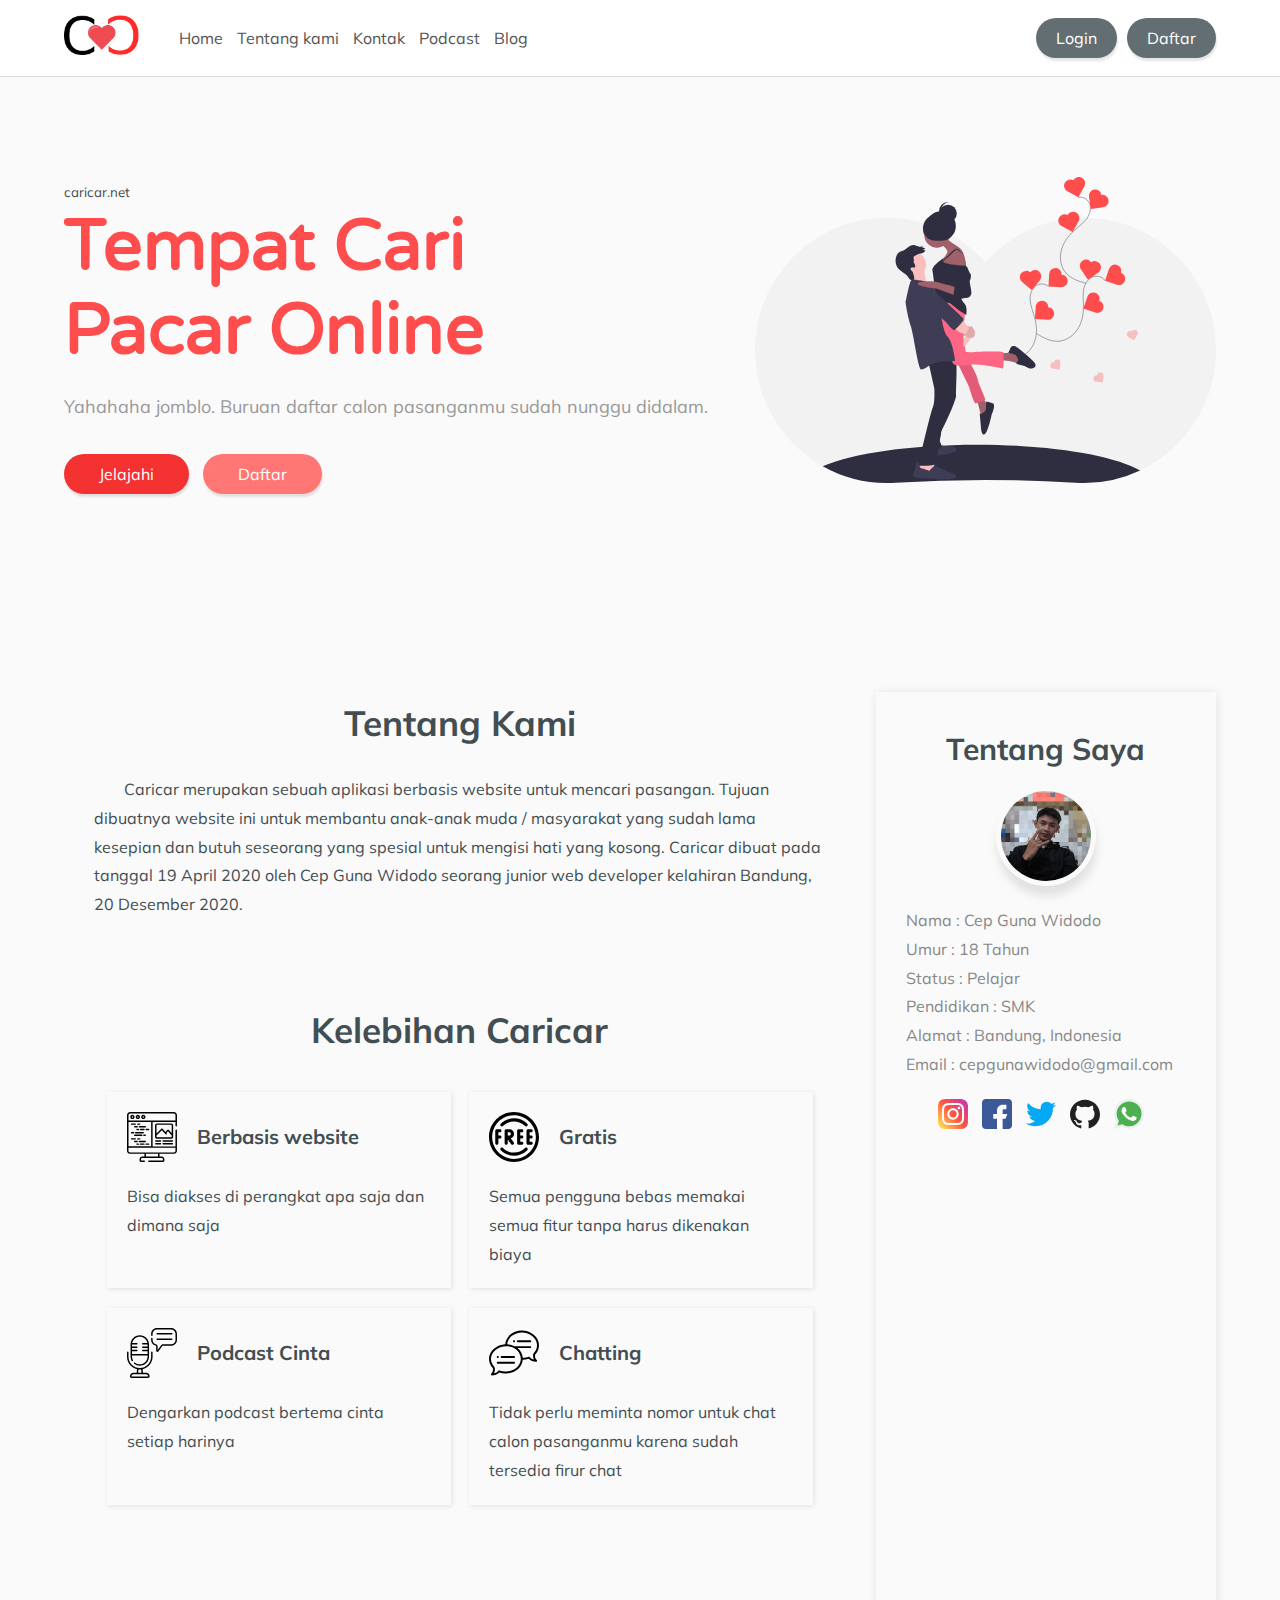
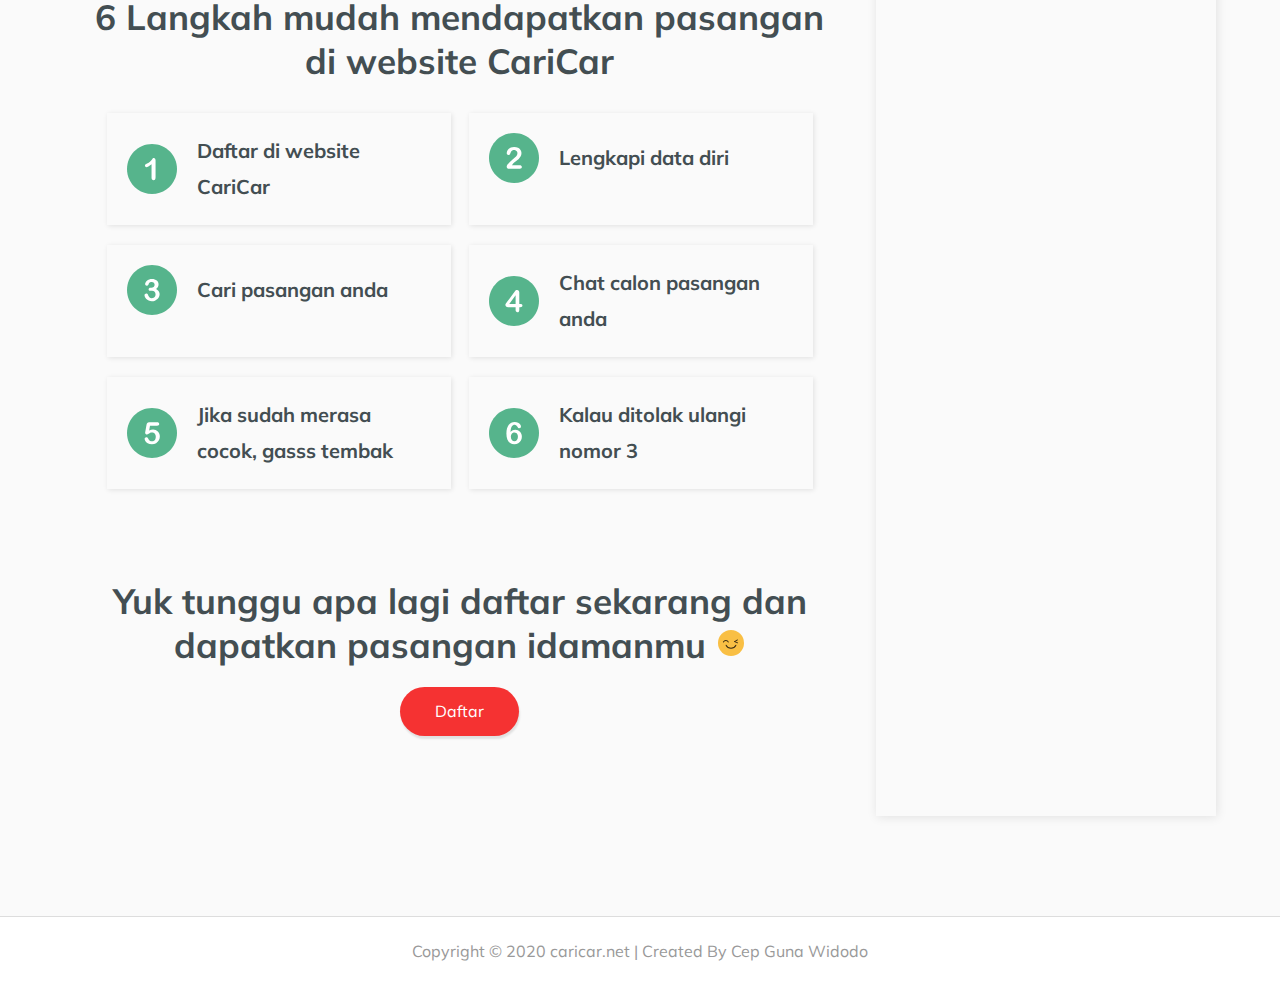
<file: index.html>
<!DOCTYPE html>
<html lang="en">

<head>
    <meta charset="UTF-8">
    <meta name="viewport" content="width=device-width, initial-scale=1.0">
    <title>Caricar - Tempat Cari Pacar</title>
    <link rel="stylesheet" href="assets/style.css">
    <link rel="shortcut icon" href="assets/images/favicon.ico" type="image/x-icon">
</head>

<body>
    <!-- Navbar -->
    <nav>
        <div class="container navbar">
            <div>
                <a href="index.html" class="logo">
                    <img src="assets/images/logo.png" width="75" alt="caricar logo">
                </a>
            </div>
            <div id="tombol-menu">
                <svg height="32" width="32" xmlns="http://www.w3.org/2000/svg">
                    <path
                        d="M4 10h24a2 2 0 000-4H4a2 2 0 000 4zm24 4H4a2 2 0 000 4h24a2 2 0 000-4zm0 8H4a2 2 0 000 4h24a2 2 0 000-4z" />
                </svg>
            </div>
            <div class="menu-kanan">
                <div class="list-menu">
                    <ul class="menu">
                        <li>
                            <a href="index.html">Home</a>
                        </li>
                        <li>
                            <a href="#about-website">Tentang kami</a>
                        </li>
                        <li>
                            <a href="404.html">Kontak</a>
                        </li>
                        <li>
                            <a href="404.html">Podcast</a>
                        </li>
                        <li>
                            <a href="404.html">Blog</a>
                        </li>
                    </ul>
                </div>
                <a href="login.html" class="btn btn-dark btn-login">Login</a>
                <a href="daftar.html" class="btn btn-dark">Daftar</a>
            </div>

        </div>
    </nav>
    <!-- Header -->
    <header>
        <div class="container header">
            <div class="kiri">
                <small class="nama-kecil">caricar.net</small>
                <h1 class="header-title">
                    Tempat
                    Cari <br>
                    Pacar Online
                </h1>

                <p class="header-desc">
                    Yahahaha jomblo. Buruan daftar calon pasanganmu sudah nunggu didalam.
                </p>
                <div>
                    <a href="#content" class="btn btn-login btn-primary pad-x">Jelajahi</a>
                    <a href="daftar.html" class="btn btn-secondary pad-x">Daftar</a>
                </div>
            </div>
            <div class="kanan">
                <img src="assets/images/header.svg" alt="">
            </div>
        </div>
    </header>
    <!-- Main -->
    <main class="container">
        <!-- Content -->
        <div id="content">
            <!-- Tentang Kami -->
            <article id="about-website">
                <h2>Tentang Kami</h2>
                <p>
                    Caricar merupakan sebuah aplikasi berbasis website untuk mencari pasangan. Tujuan dibuatnya website
                    ini untuk membantu anak-anak muda
                    / masyarakat yang sudah lama kesepian dan butuh seseorang yang spesial untuk mengisi hati yang
                    kosong. Caricar dibuat
                    pada tanggal 19 April 2020 oleh Cep Guna Widodo seorang junior web developer kelahiran Bandung, 20
                    Desember
                    2020.
                </p>
            </article>
            <!-- Keunggulan -->
            <article id="keunggulan">
                <h2>Kelebihan Caricar</h2>
                <div class="unggulan">
                    <div class="card w-card">
                        <div class="atas">
                            <img src="assets/images/data.svg" width="50" alt="">
                            <span class="unggulan-title">
                                Berbasis website
                            </span>
                        </div>
                        <p class="unggulan-desc">
                            Bisa diakses di perangkat apa saja dan dimana saja
                        </p>
                    </div>
                    <div class="card w-card">
                        <div class="atas">
                            <img src="assets/images/free.svg" width="50" alt="">
                            <span class="unggulan-title">
                                Gratis
                            </span>
                        </div>
                        <p class="unggulan-desc">
                            Semua pengguna bebas memakai semua fitur tanpa harus dikenakan biaya
                        </p>
                    </div>
                    <div class="card w-card">
                        <div class="atas">
                            <img src="assets/images/podcast.svg" width="50" alt="">
                            <span class="unggulan-title">
                                Podcast Cinta
                            </span>
                        </div>
                        <p class="unggulan-desc">
                            Dengarkan podcast bertema cinta setiap harinya
                        </p>
                    </div>
                    <div class="card w-card">
                        <div class="atas">
                            <img src="assets/images/chat.svg" width="50" alt="">
                            <span class="unggulan-title">
                                Chatting
                            </span>
                        </div>
                        <p class="unggulan-desc">
                            Tidak perlu meminta nomor untuk chat calon pasanganmu karena sudah tersedia firur chat
                        </p>
                    </div>

                </div>
            </article>
            <!-- Langkah-langkah -->
            <article id="langkah-mendapatkan-pasangan">
                <h2>6 Langkah mudah mendapatkan pasangan di website CariCar</h2>
                <div class="unggulan">
                    <div class="card w-card">
                        <div class="atas">
                            <img src="assets/images/one.svg" width="50" alt="">
                            <span class="unggulan-title">
                                Daftar di website CariCar
                            </span>
                        </div>
                    </div>
                    <div class="card w-card">
                        <div class="atas">
                            <img src="assets/images/two.svg" width="50" alt="">
                            <span class="unggulan-title">
                                Lengkapi data diri
                            </span>
                        </div>
                    </div>
                    <div class="card w-card">
                        <div class="atas">
                            <img src="assets/images/three.svg" width="50" alt="">
                            <span class="unggulan-title">
                                Cari pasangan anda
                            </span>
                        </div>
                    </div>
                    <div class="card w-card">
                        <div class="atas">
                            <img src="assets/images/four.svg" width="50" alt="">
                            <span class="unggulan-title">
                                Chat calon pasangan anda
                            </span>
                        </div>
                    </div>
                    <div class="card w-card">
                        <div class="atas">
                            <img src="assets/images/five.svg" width="50" alt="">
                            <span class="unggulan-title">
                                Jika sudah merasa cocok, gasss tembak
                            </span>
                        </div>
                    </div>
                    <div class="card w-card">
                        <div class="atas">
                            <img src="assets/images/six.svg" width="50" alt="">
                            <span class="unggulan-title">
                                Kalau ditolak ulangi nomor 3
                            </span>
                        </div>
                    </div>

                </div>
            </article>
            <!-- Hayuuuk -->
            <article id="yuk">
                <h2>
                    Yuk tunggu apa lagi daftar sekarang dan dapatkan pasangan idamanmu
                    <span>
                        <img src="assets/images/wink.svg" width="30" alt="">
                    </span>
                </h2>
                <a href="daftar.html" class="btn btn-primary pad-x">Daftar</a>
            </article>
        </div>
        <!-- Sidebar -->
        <aside>
            <h5 class="about-header">Tentang Saya</h5>
            <img src="assets/images/profile.jpeg" class="about-img" alt="">
            <p class="about-desc">
                Nama : Cep Guna Widodo <br>
                Umur : 18 Tahun <br>
                Status : Pelajar <br>
                Pendidikan : SMK <br>
                Alamat : Bandung, Indonesia <br>
                Email : cepgunawidodo@gmail.com <br>
                <div class="about-sosial-media">
                    <a href="https://www.instagram.com/cepguna20" target="_blank">
                        <img src="assets/images/ig.svg" width="30" alt="">
                    </a>
                    <a href="https://web.facebook.com/cep.gunz" target="_blank">
                        <img src="assets/images/facebook.svg" width="30" alt="">
                    </a>
                    <a href="#" onclick="alert('Aduh saya gak punya twitter')">
                        <img src="assets/images/twitter.svg" width="30" alt="">
                    </a>
                    <a href="https://github.com/joonacode" target="_blank">
                        <img src="assets/images/github.svg" width="30" alt="">
                    </a>
                    <a href="https://api.whatsapp.com/send?phone=+6282121609346&text=Hallo ini dengan Cep Guna ?"
                        target="_blank">
                        <img src="assets/images/whatsapp.svg" width="30" alt="">
                    </a>
                </div>
            </p>
        </aside>
    </main>
    <!-- Footer -->
    <footer>
        <div class="container">
            Copyright &copy; 2020 caricar.net | Created By Cep Guna Widodo
        </div>
    </footer>
    <script src="assets/script.js"></script>
</body>

</html>
</file>
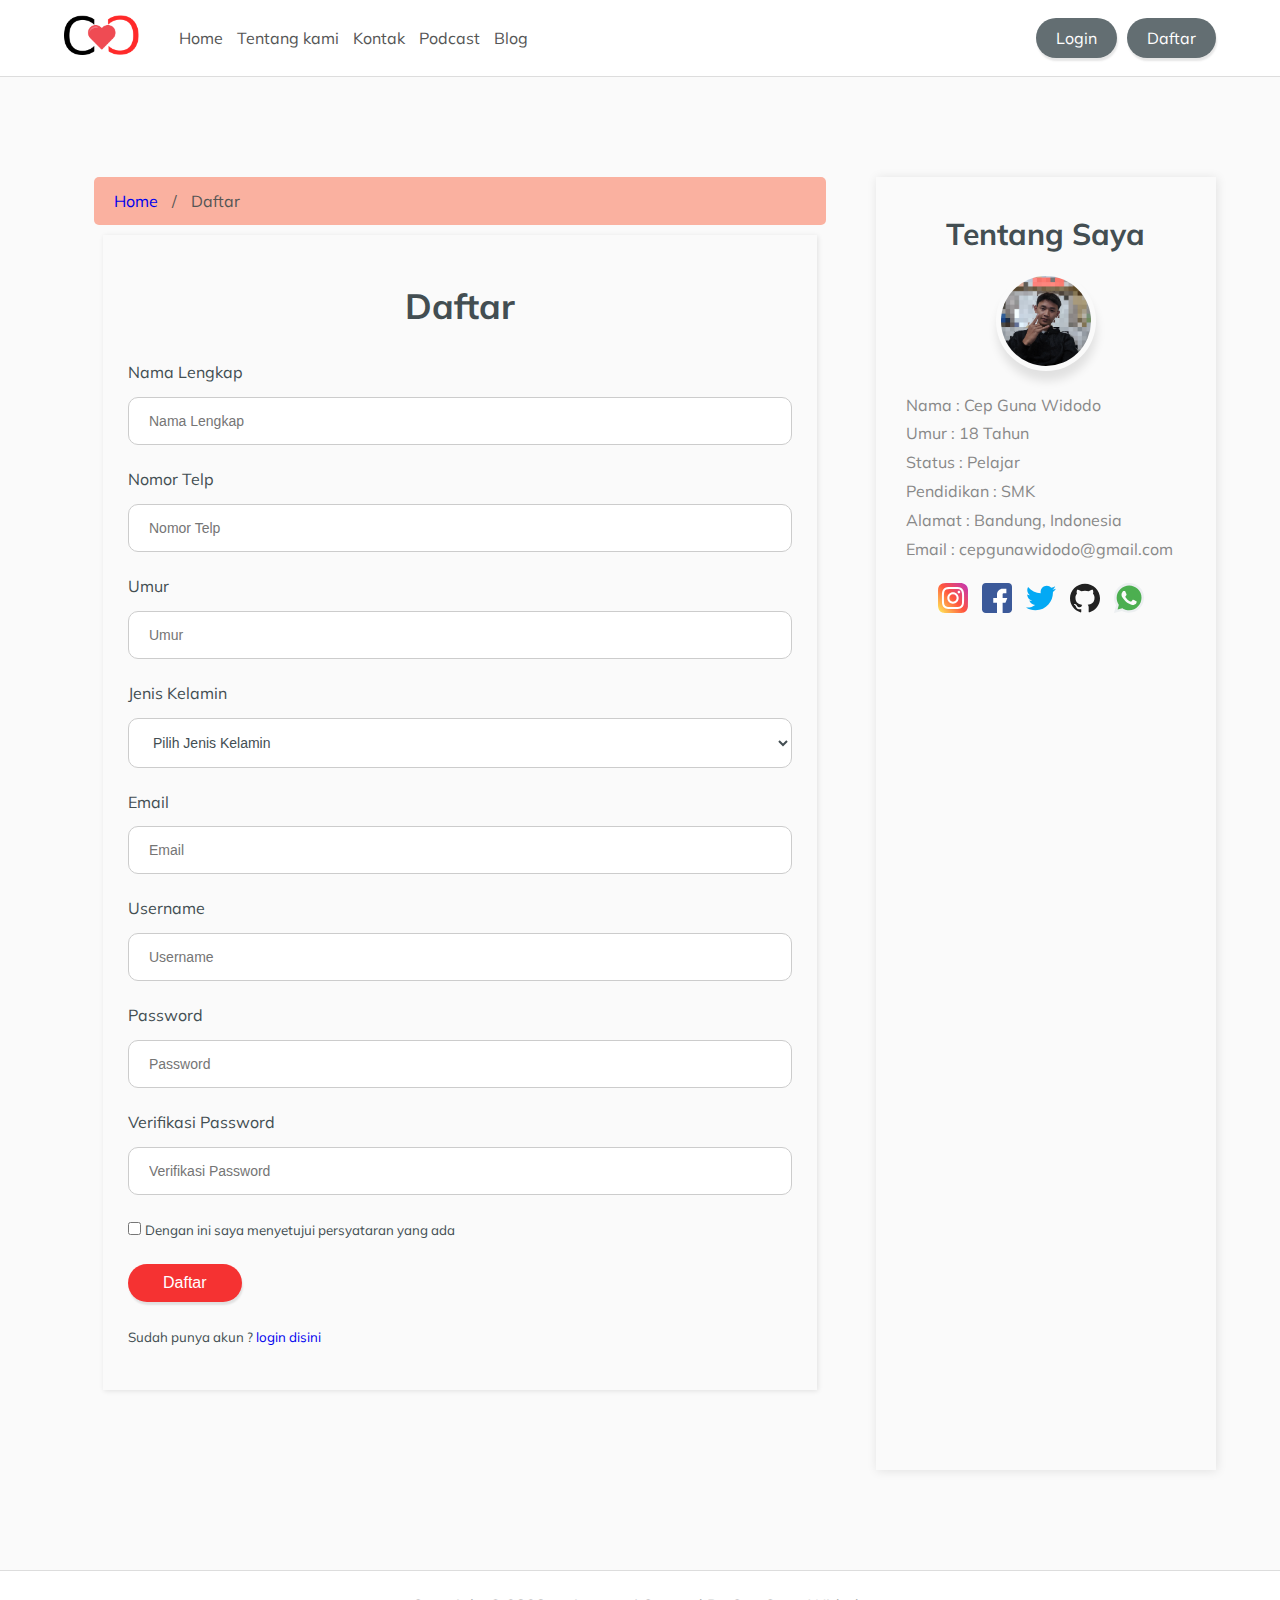
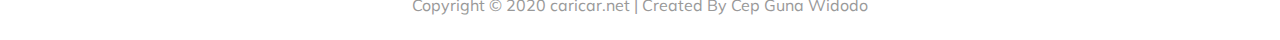
<file: daftar.html>
<!DOCTYPE html>
<html lang="en">

<head>
    <meta charset="UTF-8">
    <meta name="viewport" content="width=device-width, initial-scale=1.0">
    <title>Caricar - Daftar</title>
    <link rel="stylesheet" href="assets/style.css">
    <link rel="shortcut icon" href="assets/images/favicon.ico" type="image/x-icon">
</head>

<body>
    <!-- Navbar -->
    <nav>
        <div class="container navbar">
            <div>
                <a href="index.html" class="logo">
                    <img src="assets/images/logo.png" width="75" alt="caricar logo">
                </a>
            </div>
            <div id="tombol-menu">
                <svg height="32" width="32" xmlns="http://www.w3.org/2000/svg">
                    <path
                        d="M4 10h24a2 2 0 000-4H4a2 2 0 000 4zm24 4H4a2 2 0 000 4h24a2 2 0 000-4zm0 8H4a2 2 0 000 4h24a2 2 0 000-4z" />
                </svg>
            </div>
            <div class="menu-kanan">
                <div class="list-menu">
                    <ul class="menu">
                        <li>
                            <a href="index.html">Home</a>
                        </li>
                        <li>
                            <a href="index.html#about-website">Tentang kami</a>
                        </li>
                        <li>
                            <a href="404.html">Kontak</a>
                        </li>
                        <li>
                            <a href="404.html">Podcast</a>
                        </li>
                        <li>
                            <a href="404.html">Blog</a>
                        </li>
                    </ul>
                </div>
                <a href="login.html" class="btn btn-dark btn-login">Login</a>
                <a href="daftar.html" class="btn btn-dark">Daftar</a>
            </div>

        </div>
    </nav>
    <!-- Main -->
    <main class="container">
        <!-- Content -->
        <div id="content">
            <div class="breadcrumb">
                <span><a href="index.html">Home</a></span>
                <span>/</span>
                <span>Daftar</span>
            </div>
            <article id="login">
                <div class="login-card">
                    <h2>Daftar</h2>
                    <form action="#">
                        <div class="form">
                            <label for="">Nama Lengkap</label>
                            <input type="text" class="form-input" placeholder="Nama Lengkap">
                        </div>
                        <div class="form">
                            <label for="">Nomor Telp</label>
                            <input type="number" class="form-input" placeholder="Nomor Telp">
                        </div>
                        <div class="form">
                            <label for="">Umur</label>
                            <input type="number" class="form-input" placeholder="Umur">
                        </div>
                        <div class="form">
                            <label for="">Jenis Kelamin</label>
                            <select name="" class="form-input" id="">
                                <option value="">Pilih Jenis Kelamin</option>
                                <option value="p">Perempuan</option>
                                <option value="l">Laki-Laki</option>
                            </select>
                        </div>
                        <div class="form">
                            <label for="">Email</label>
                            <input type="email" class="form-input" placeholder="Email">
                        </div>
                        <div class="form">
                            <label for="">Username</label>
                            <input type="text" class="form-input" placeholder="Username">
                        </div>
                        <div class="form">
                            <label for="">Password</label>
                            <input type="password" class="form-input" placeholder="Password">
                        </div>
                        <div class="form">
                            <label for="">Verifikasi Password</label>
                            <input type="password" class="form-input" placeholder="Verifikasi Password">
                        </div>
                        <div class="form">
                            <input type="checkbox" name="" id=""> <small>Dengan ini saya menyetujui persyataran yang
                                ada</small>
                        </div>
                        <div class="form">
                            <button type="button" onclick="alert('Daftar belum berfungsi kak : )')" class="btn btn-primary pad-x text-sedeng">Daftar</button>
                        </div>
                    </form>
                    <small>Sudah punya akun ? <a href="login.html">login disini</a></small>
                </div>
            </article>

        </div>
        <!-- Sidebar -->
        <aside>
            <h5 class="about-header">Tentang Saya</h5>
            <img src="assets/images/profile.jpeg" class="about-img" alt="">
            <p class="about-desc">
                Nama : Cep Guna Widodo <br>
                Umur : 18 Tahun <br>
                Status : Pelajar <br>
                Pendidikan : SMK <br>
                Alamat : Bandung, Indonesia <br>
                Email : cepgunawidodo@gmail.com <br>
                <div class="about-sosial-media">
                    <a href="https://www.instagram.com/cepguna20" target="_blank">
                        <img src="assets/images/ig.svg" width="30" alt="">
                    </a>
                    <a href="https://web.facebook.com/cep.gunz" target="_blank">
                        <img src="assets/images/facebook.svg" width="30" alt="">
                    </a>
                    <a href="#" onclick="alert('Aduh saya gak punya twitter')">
                        <img src="assets/images/twitter.svg" width="30" alt="">
                    </a>
                    <a href="https://github.com/joonacode" target="_blank">
                        <img src="assets/images/github.svg" width="30" alt="">
                    </a>
                    <a href="https://api.whatsapp.com/send?phone=+6282121609346&text=Hallo ini dengan Cep Guna ?"
                        target="_blank">
                        <img src="assets/images/whatsapp.svg" width="30" alt="">
                    </a>
                </div>
            </p>
        </aside>
    </main>
    <!-- Footer -->
    <footer>
        <div class="container">
            Copyright &copy; 2020 caricar.net | Created By Cep Guna Widodo
        </div>
    </footer>
    <script src="assets/script.js"></script>
</body>

</html>
</file>
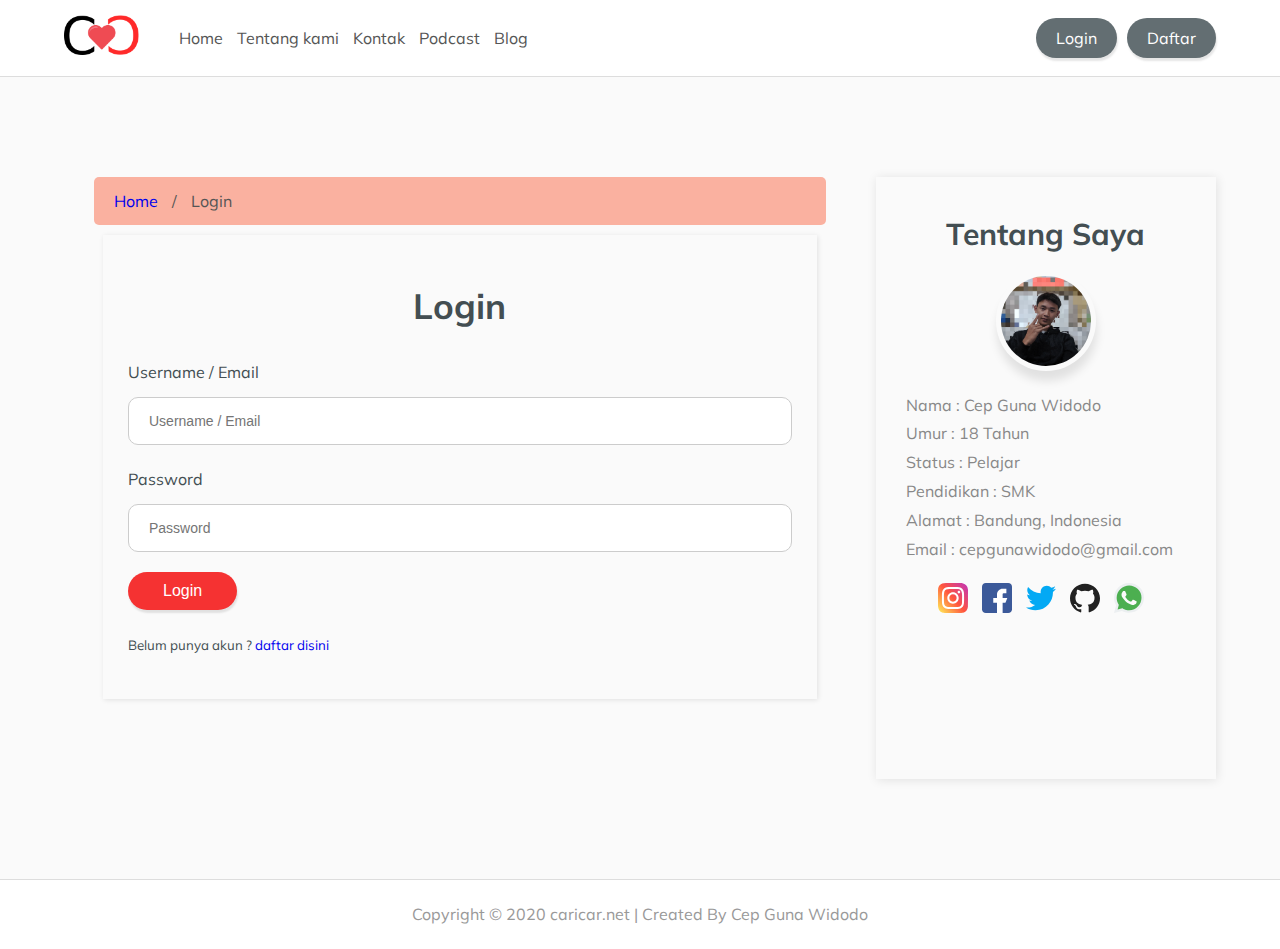
<file: login.html>
<!DOCTYPE html>
<html lang="en">

<head>
    <meta charset="UTF-8">
    <meta name="viewport" content="width=device-width, initial-scale=1.0">
    <title>Caricar - Login</title>
    <link rel="stylesheet" href="assets/style.css">
    <link rel="shortcut icon" href="assets/images/favicon.ico" type="image/x-icon">
</head>

<body>
    <!-- Navbar -->
    <nav>
        <div class="container navbar">
            <div>
                <a href="index.html" class="logo">
                    <img src="assets/images/logo.png" width="75" alt="caricar logo">
                </a>
            </div>
            <div id="tombol-menu">
                <svg height="32" width="32" xmlns="http://www.w3.org/2000/svg">
                    <path
                        d="M4 10h24a2 2 0 000-4H4a2 2 0 000 4zm24 4H4a2 2 0 000 4h24a2 2 0 000-4zm0 8H4a2 2 0 000 4h24a2 2 0 000-4z" />
                </svg>
            </div>
            <div class="menu-kanan">
                <div class="list-menu">
                    <ul class="menu">
                        <li>
                            <a href="index.html">Home</a>
                        </li>
                        <li>
                            <a href="index.html#about-website">Tentang kami</a>
                        </li>
                        <li>
                            <a href="404.html">Kontak</a>
                        </li>
                        <li>
                            <a href="404.html">Podcast</a>
                        </li>
                        <li>
                            <a href="404.html">Blog</a>
                        </li>
                    </ul>
                </div>
                <a href="login.html" class="btn btn-dark btn-login">Login</a>
                <a href="daftar.html" class="btn btn-dark">Daftar</a>
            </div>

        </div>
    </nav>
    <!-- Main -->
    <main class="container">
        <!-- Content -->
        <div id="content">
            <div class="breadcrumb">
                <span><a href="index.html">Home</a></span>
                <span>/</span>
                <span>Login</span>
            </div>
            <article id="login">
                <div class="login-card">
                    <h2>Login</h2>
                    <form action="#">
                        <div class="form">
                            <label for="">Username / Email</label>
                            <input type="text" class="form-input" placeholder="Username / Email">
                        </div>
                        <div class="form">
                            <label for="">Password</label>
                            <input type="password" class="form-input" placeholder="Password">
                        </div>
                        <div class="form">
                            <button type="button" onclick="alert('Login belum berfungsi kak : )')" class="btn btn-primary pad-x text-sedeng">Login</button>
                        </div>
                    </form>
                    <small>Belum punya akun ? <a href="daftar.html">daftar disini</a></small>
                </div>
            </article>

        </div>
        <!-- Sidebar -->
        <aside>
            <h5 class="about-header">Tentang Saya</h5>
            <img src="assets/images/profile.jpeg" class="about-img" alt="">
            <p class="about-desc">
                Nama : Cep Guna Widodo <br>
                Umur : 18 Tahun <br>
                Status : Pelajar <br>
                Pendidikan : SMK <br>
                Alamat : Bandung, Indonesia <br>
                Email : cepgunawidodo@gmail.com <br>
                <div class="about-sosial-media">
                    <a href="https://www.instagram.com/cepguna20" target="_blank">
                        <img src="assets/images/ig.svg" width="30" alt="">
                    </a>
                    <a href="https://web.facebook.com/cep.gunz" target="_blank">
                        <img src="assets/images/facebook.svg" width="30" alt="">
                    </a>
                    <a href="#" onclick="alert('Aduh saya gak punya twitter')">
                        <img src="assets/images/twitter.svg" width="30" alt="">
                    </a>
                    <a href="https://github.com/joonacode" target="_blank">
                        <img src="assets/images/github.svg" width="30" alt="">
                    </a>
                    <a href="https://api.whatsapp.com/send?phone=+6282121609346&text=Hallo ini dengan Cep Guna ?"
                        target="_blank">
                        <img src="assets/images/whatsapp.svg" width="30" alt="">
                    </a>
                </div>
            </p>
        </aside>
    </main>
    <!-- Footer -->
    <footer>
        <div class="container">
            Copyright &copy; 2020 caricar.net | Created By Cep Guna Widodo
        </div>
    </footer>
    <script src="assets/script.js"></script>
</body>

</html>
</file>
<file: assets/style.css>
@import url('https://fonts.googleapis.com/css2?family=Varela+Round&display=swap');
@import url('https://fonts.googleapis.com/css2?family=Muli:wght@300;400;500;600;700&display=swap');

* {
    margin: 0;
    padding: 0;
    box-sizing: border-box;
}

body {
    font-family: 'Muli', sans-serif;
    line-height: 1.8;
    background-color: #fafafafa;
    color: #434e52;
}

a {
    text-decoration: none;
}

nav {
    background-color: #fff;
    padding: 15px 0;
    border-bottom: 1px solid #ddd;
    position: sticky;
    top: 0;
    line-height: normal;
}

.container {
    width: 90%;
    margin: 0 auto;
}

.navbar {
    display: flex;
    align-items: center;
    color: #555;
    flex-direction: row;
    justify-content: space-between;
}

.logo {
    margin-right: 40px;
    font-size: 25px;
    color: #ff4d4d;
    font-weight: bold;
}

.menu-kanan {
    display: flex;
    justify-content: space-between;
    width: 100%;
    align-items: center;
}

.list-menu {
    flex-grow: 1;
}

#tombol-menu {
    cursor: pointer;
    display: none;
}

ul.menu {
    list-style: none;
}

ul.menu li {
    display: inline;
    margin-right: 10px;
}

ul.menu li a {
    color: #555;
}

ul.menu li a:hover {
    color: #888;
}

.block {
    display: block !important;
}

.btn {
    padding: 10px 20px;
    color: white;
    border-radius: 50px;
    box-shadow: 1px 3px 2px rgba(0, 0, 0, 0.1);
}

.pad-x {
    padding: 10px 35px;
}

.btn-primary {
    background-color: #f53232;
}

.btn-primary:hover {
    background-color: #f10c0c;
    box-shadow: none;
}

.btn-secondary {
    background-color: #ff7675;
}

.btn-secondary:hover {
    background-color: #f15a5a;
    box-shadow: none;
}

.btn-dark {
    background-color: #636e72;
}

.btn-dark:hover {
    background-color: #4d575a;
    box-shadow: none;

}

.btn-login {
    margin-right: 10px;
}

header {
    background-color: #fafafafa;
    display: flex;
    padding: 100px 0;
}

.header {
    display: flex;
    justify-content: space-between;
}

.header-title {
    font-family: 'Varela Round', serif;
    font-size: 70px;
    margin-bottom: 20px;
    line-height: normal;
    color: #ff4d4d;
}

.header-desc {
    font-size: 18px;
    color: #999;
    line-height: 1.5;
    margin-bottom: 40px;
}

.header .kiri {
    flex-basis: 60%;
}

.header .kanan {
    flex-basis: 40%;
}

#tombol-menu svg {
    color: #ff4d4d;
}

.kanan img {
    width: 100%;
}

main {
    display: flex;
    padding: 100px 0;
}

#content {
    flex-basis: 70%;
    padding: 0 30px;
    margin-right: 20px;
}

#content-404 {
    display: flex;
    justify-content: center;
    align-items: center;
    width: 100%;
}

#content-404 h1 {
    text-align: center;
    color: #ff4d4d;
    font-size: 150px;
    line-height: normal;
    text-transform: uppercase;
}

#content-404 h2 {
    text-align: center;
    color: #ff4d4d;
    font-size: 30px;
    line-height: normal;
}

.btn-404 {
    margin-top: 50px;
    display: block;
    text-align: center;
}

aside {
    padding: 30px;
    box-shadow: 1px 1px 10px rgba(0, 0, 0, 0.1);
    flex-basis: 30%;

}

.about-header {
    text-align: center;
    font-size: 30px;
    margin-bottom: 10px;
}

.about-img {
    border-radius: 100%;
    width: 100px;
    margin: 0 auto;
    display: block;
    box-shadow: 1px 10px 10px rgba(0, 0, 0, 0.1);
    padding: 5px;
    cursor: pointer;
}

.about-desc {
    font-size: 16px;
    margin-top: 20px;
    color: #888;
}

.about-img:hover {
    border: none;
    box-shadow: 1px -10px 5px rgba(0, 0, 0, 0.1);
}

#content article {
    margin-bottom: 80px;
}

#content h2 {
    text-align: center;
    font-size: 35px;
    margin-bottom: 20px;
}


#content p {
    text-indent: 30px;
    margin-bottom: 20px;
}

#langkah-mendapatkan-pasangan h2 {
    line-height: normal;
}

.unggulan {
    display: flex;
    flex-wrap: wrap;
    justify-content: center;
}

.unggulan .atas {
    display: flex;
    align-items: center;
}

.unggulan-title {
    margin-left: 20px;
    font-weight: bold;
    font-size: 20px;
}

.unggulan-desc {
    margin-top: 20px;
    text-indent: 0 !important;
    margin-bottom: 0 !important;
}

.unggulan .card {
    box-shadow: 1px 1px 5px rgba(0, 0, 0, 0.1);
    margin: 10px 9px;
    padding: 20px;
}

.login-card {
    box-shadow: 1px 1px 5px rgba(0, 0, 0, 0.1);
    margin: 10px 9px;
    padding: 40px 25px;
}

.w-card {
    flex-basis: 47%;
}

.about-sosial-media {
    margin-top: 20px;
    text-align: center;
}

.about-sosial-media a {
    margin-right: 10px;
}

.about-sosial-media a img:hover {
    opacity: 50%;
}

footer {
    background-color: #fff;
    padding: 20px 0;
    border-top: 1px solid #ddd;
    text-align: center;
    color: #999;
}

#yuk {
    display: flex;
    flex-wrap: wrap;
    justify-content: center;
}

#yuk h2 {
    line-height: normal;
}


.form {
    margin-bottom: 20px;
}

.form label {
    display: block;
    margin-bottom: 10px;
}

.form-input {
    padding: 15px 20px;
    display: block;
    width: 100%;
    border-radius: 10px;
    border: 1px solid #ccc;
    font-size: 14px;
}

.form-input:focus {
    outline: none;
}

button {
    border: none;
    cursor: pointer;
}

button:focus {
    outline: none;
}

.text-sedeng {
    font-size: 16px;
}

select {
    background-color: #fff;
    color: #434e52;
}

.breadcrumb {
    background-color: #fab1a0;
    padding: 10px 15px;
    border-radius: 5px;
    color: #555;
}

.breadcrumb span {
    margin: 0 5px;
}

/* Responsivekeun */

@media screen and (max-width:855px) {
    .header-title {
        font-size: 45px;
    }
}


@media screen and (max-width:540px) {
    .header-title {
        font-size: 35px;
    }

    .header-desc {
        font-size: 16px;
    }
}

@media screen and (max-width:490px) {
    .kanan {
        display: none;
    }

    .header {
        justify-content: center;
    }

    .header .kiri {
        flex-basis: 100%;
        text-align: center;
    }

    .nama-kecil {
        display: none;
    }
}

@media screen and (max-width:780px) {
    main {
        flex-wrap: wrap;
    }

    #content {
        flex-basis: 100%;
        padding: 0;
        margin-right: 0;
    }

    aside {
        flex-basis: 100%;
    }

    header {
        border-bottom: 1px dotted #ccc;
    }
}

@media screen and (max-width:650px) {
    #content h2 {
        font-size: 30px;
    }
}

@media screen and (max-width:1084px) {
    .w-card {
        flex-basis: 100%;
    }
}

@media screen and (max-width:820px) {

    #tombol-menu {
        display: block;
    }

    .navbar {
        flex-wrap: wrap;

    }

    .menu-kanan {
        /* order: 3; */
        /* display: none; */
        flex-direction: column;
        display: none;
        padding: 15px 0;
    }

    ul.menu li {
        display: block;
        margin-bottom: 10px;
    }

    .list-menu {
        margin-bottom: 30px;
    }
}

@media screen and (max-width:490px) {
    #content-404 h1 {
        font-size: 100px;
    }

    #content-404 h2 {
        font-size: 20px;
    }
}
</file>
